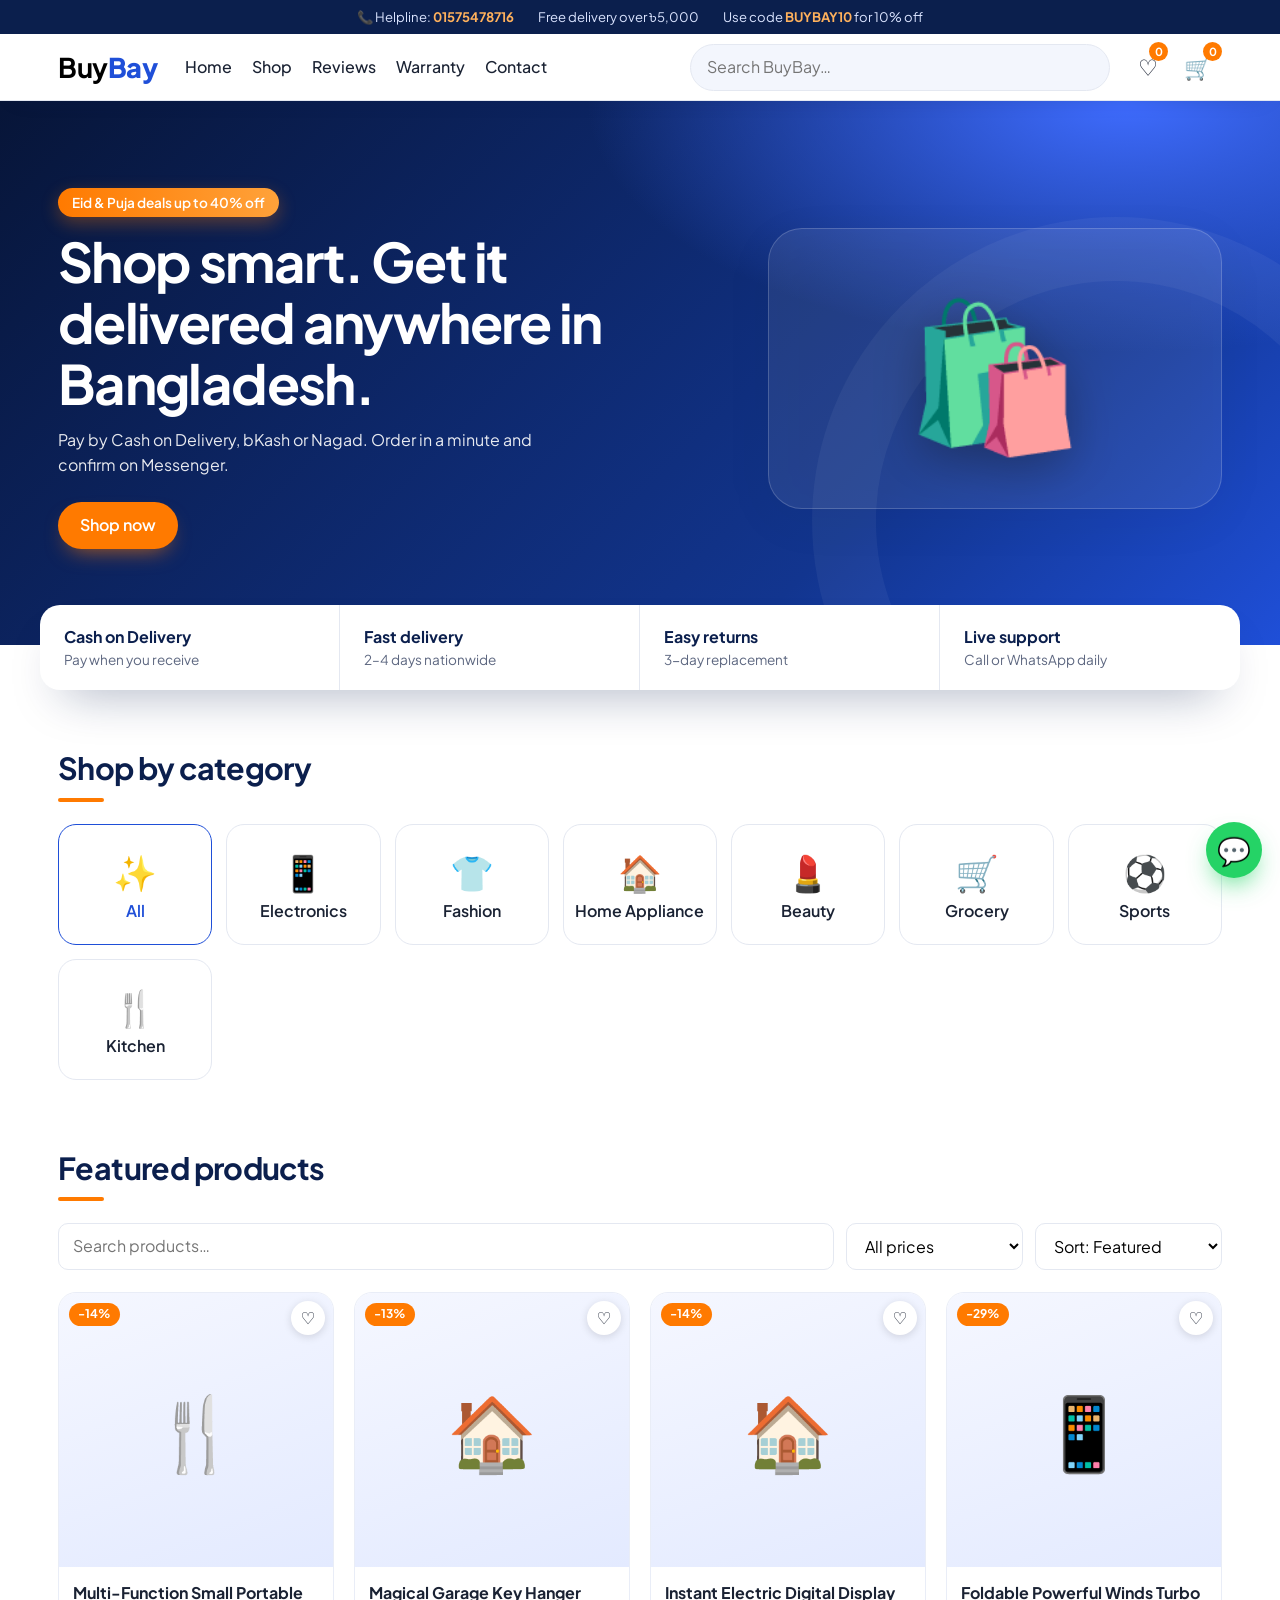
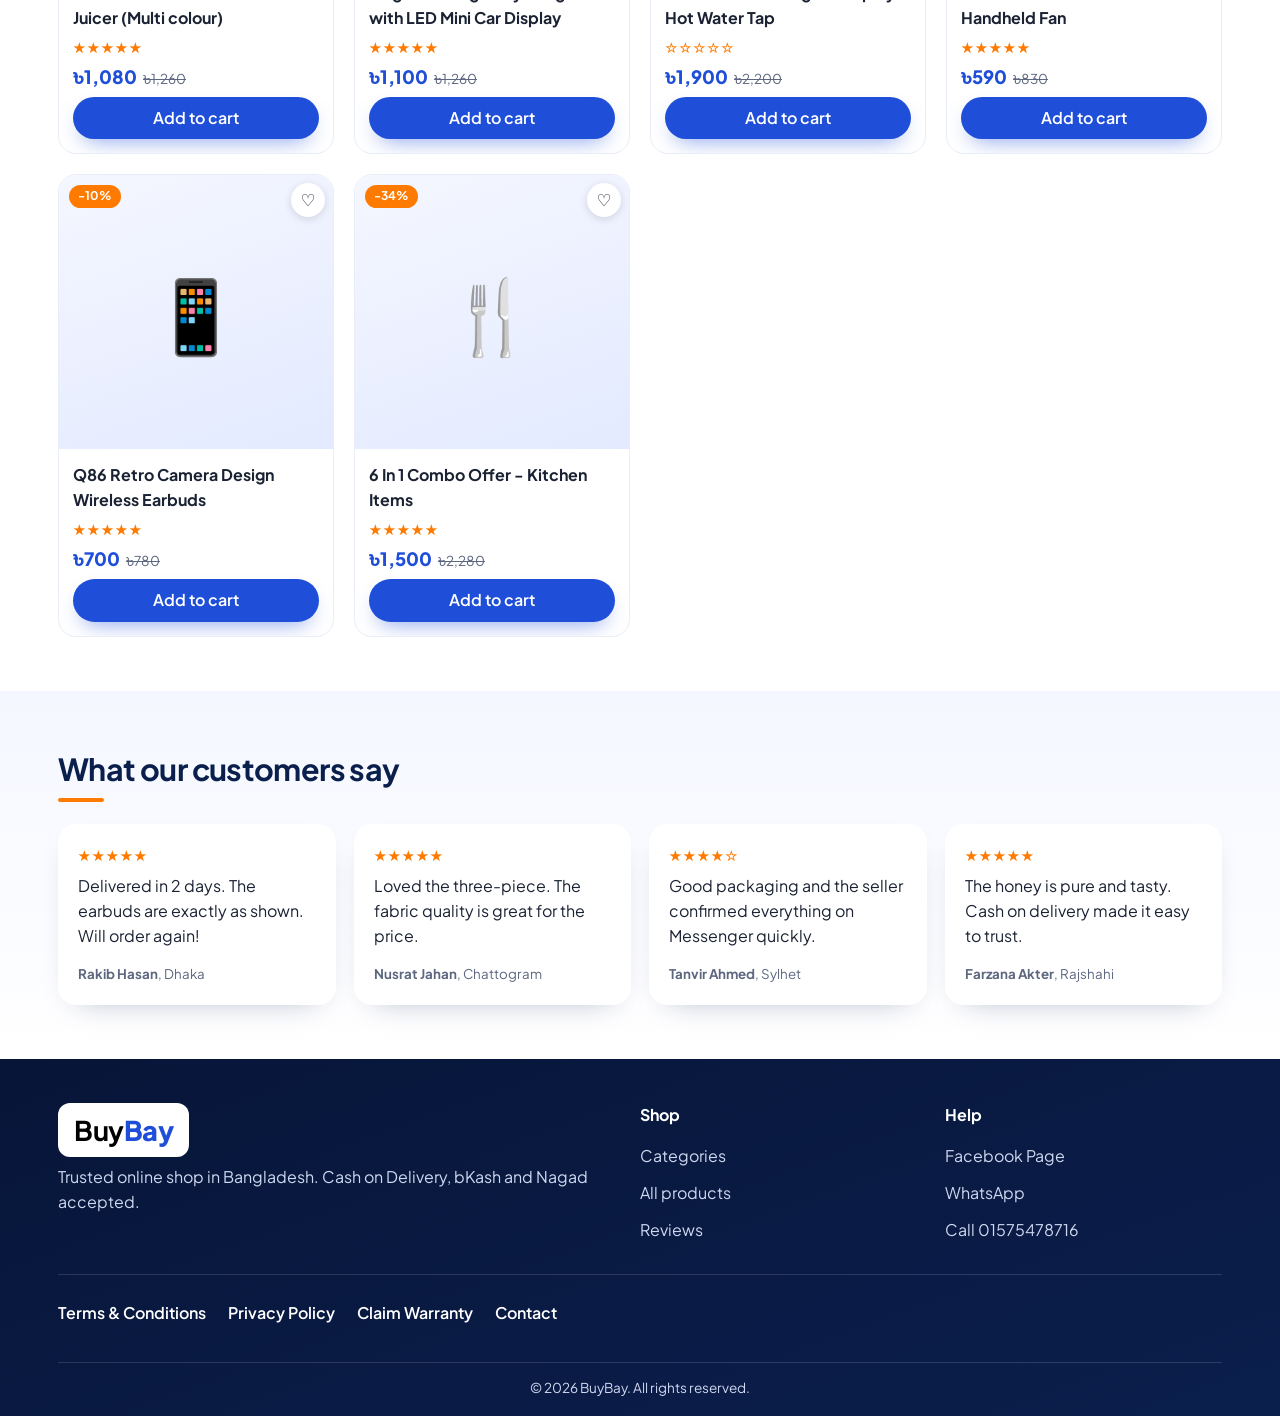
<file: index.html>
<!DOCTYPE html>
<html lang="en">
<head>
<meta charset="UTF-8">
<meta name="viewport" content="width=device-width, initial-scale=1">
<title>BuyBay – Online Shopping in Bangladesh</title>
  <link rel="icon" type="image/png" href="logo.png">
<meta name="description" content="Shop electronics, fashion, home & more at BuyBay. Cash on Delivery, bKash & Nagad across Bangladesh.">
<link rel="preconnect" href="https://fonts.googleapis.com">
<link href="https://fonts.googleapis.com/css2?family=Plus+Jakarta+Sans:wght@400;500;600;700;800&family=Hind+Siliguri:wght@400;500;600;700&display=swap" rel="stylesheet">
<link rel="stylesheet" href="style.css">
</head>
<body>
<main>
  <section class="hero">
    <div class="wrap">
      <div>
        <span class="tag">Eid & Puja deals up to 40% off</span>
        <h1>Shop smart. Get it delivered anywhere in Bangladesh.</h1>
        <p>Pay by Cash on Delivery, bKash or Nagad. Order in a minute and confirm on Messenger.</p>
        <a class="btn or" href="#products">Shop now</a>
      </div>
      <div class="art" aria-hidden="true">🛍️</div>
    </div>
  </section>

  <section class="trust"><div class="wrap">
    <div><b>Cash on Delivery</b><span>Pay when you receive</span></div>
    <div><b>Fast delivery</b><span>2–4 days nationwide</span></div>
    <div><b>Easy returns</b><span>3-day replacement</span></div>
    <div><b>Live support</b><span>Call or WhatsApp daily</span></div>
  </div></section>

  <section id="categories"><div class="wrap">
    <h2>Shop by category</h2>
    <div class="cats" id="cats"></div>
  </div></section>

  <section id="products" style="padding-top:10px"><div class="wrap">
    <h2>Featured products</h2>
    <div class="tools">
      <input id="q" type="search" placeholder="Search products…" aria-label="Search products">
      <select id="price" aria-label="Filter by price">
        <option value="a">All prices</option><option value="1">Under ৳1,000</option>
        <option value="2">৳1,000 – ৳2,500</option><option value="3">Over ৳2,500</option>
      </select>
      <select id="sort" aria-label="Sort products">
        <option value="def">Sort: Featured</option>
        <option value="lo">Price: Low to High</option>
        <option value="hi">Price: High to Low</option>
        <option value="rate">Top rated</option>
      </select>
    </div>
    <div class="grid" id="grid"></div>
  </div></section>

  <section class="revs" id="reviews"><div class="wrap">
    <h2>What our customers say</h2>
    <div class="rgrid" id="rgrid"></div>
  </div></section>
</main>
<script src="products.js"></script>
<script src="reviews.js"></script>
<script src="script.js"></script>
</body>
</html>
</file>
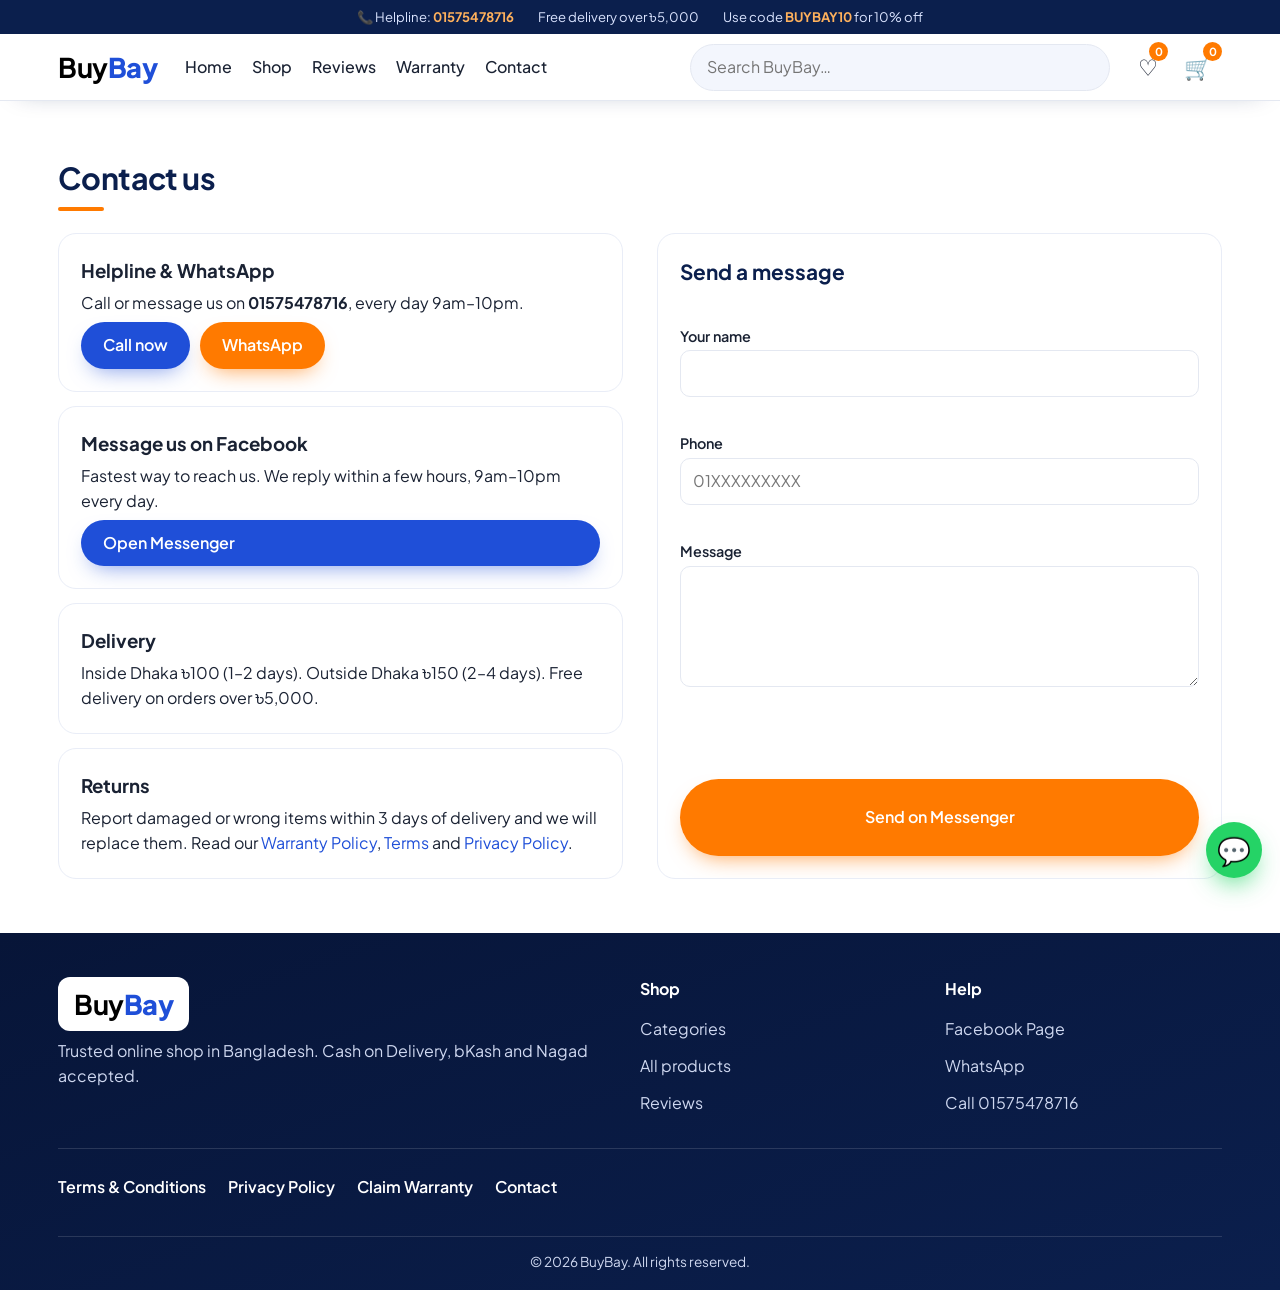
<file: contact.html>
<!DOCTYPE html>
<html lang="en">
<head>
<meta charset="UTF-8">
<meta name="viewport" content="width=device-width, initial-scale=1">
<title>Contact – BuyBay</title>
<link rel="icon" type="image/png" href="logo.png">
<link rel="preconnect" href="https://fonts.googleapis.com">
<link href="https://fonts.googleapis.com/css2?family=Plus+Jakarta+Sans:wght@400;500;600;700;800&family=Hind+Siliguri:wght@400;500;600;700&display=swap" rel="stylesheet">
<link rel="stylesheet" href="style.css">
</head>
<body>
<main><section><div class="wrap">
  <h2>Contact us</h2>
  <div class="ct">
    <div>
      <div class="card" style="margin-bottom:14px"><h3>Helpline & WhatsApp</h3>
        <p>Call or message us on <b data-hl></b>, every day 9am–10pm.</p>
        <div style="display:flex;gap:10px;flex-wrap:wrap"><a class="btn" data-tel href="#">Call now</a><a class="btn or" data-wa href="#" target="_blank" rel="noopener">WhatsApp</a></div></div>
      <div class="card"><h3>Message us on Facebook</h3>
        <p>Fastest way to reach us. We reply within a few hours, 9am–10pm every day.</p>
        <a class="btn" data-fb href="#" target="_blank" rel="noopener">Open Messenger</a></div>
      <div class="card" style="margin-top:14px"><h3>Delivery</h3>
        <p>Inside Dhaka ৳100 (1–2 days). Outside Dhaka ৳150 (2–4 days). Free delivery on orders over ৳5,000.</p></div>
      <div class="card" style="margin-top:14px"><h3>Returns</h3>
        <p>Report damaged or wrong items within 3 days of delivery and we will replace them. Read our <a href="warranty.html" style="color:var(--blue)">Warranty Policy</a>, <a href="terms.html" style="color:var(--blue)">Terms</a> and <a href="privacy.html" style="color:var(--blue)">Privacy Policy</a>.</p></div>
    </div>
    <div class="form card" id="cform">
      <h3>Send a message</h3>
      <div><label for="cn">Your name</label><input id="cn"></div>
      <div><label for="cp">Phone</label><input id="cp" inputmode="tel" placeholder="01XXXXXXXXX"></div>
      <div><label for="cm">Message</label><textarea id="cm" rows="4"></textarea></div>
      <p class="err" id="cerr"></p>
      <button class="btn or" id="csend" type="button">Send on Messenger</button>
    </div>
  </div>
</div></section></main>
<script src="products.js"></script>
<script src="reviews.js"></script>
<script src="script.js"></script>
</body>
</html>
</file>
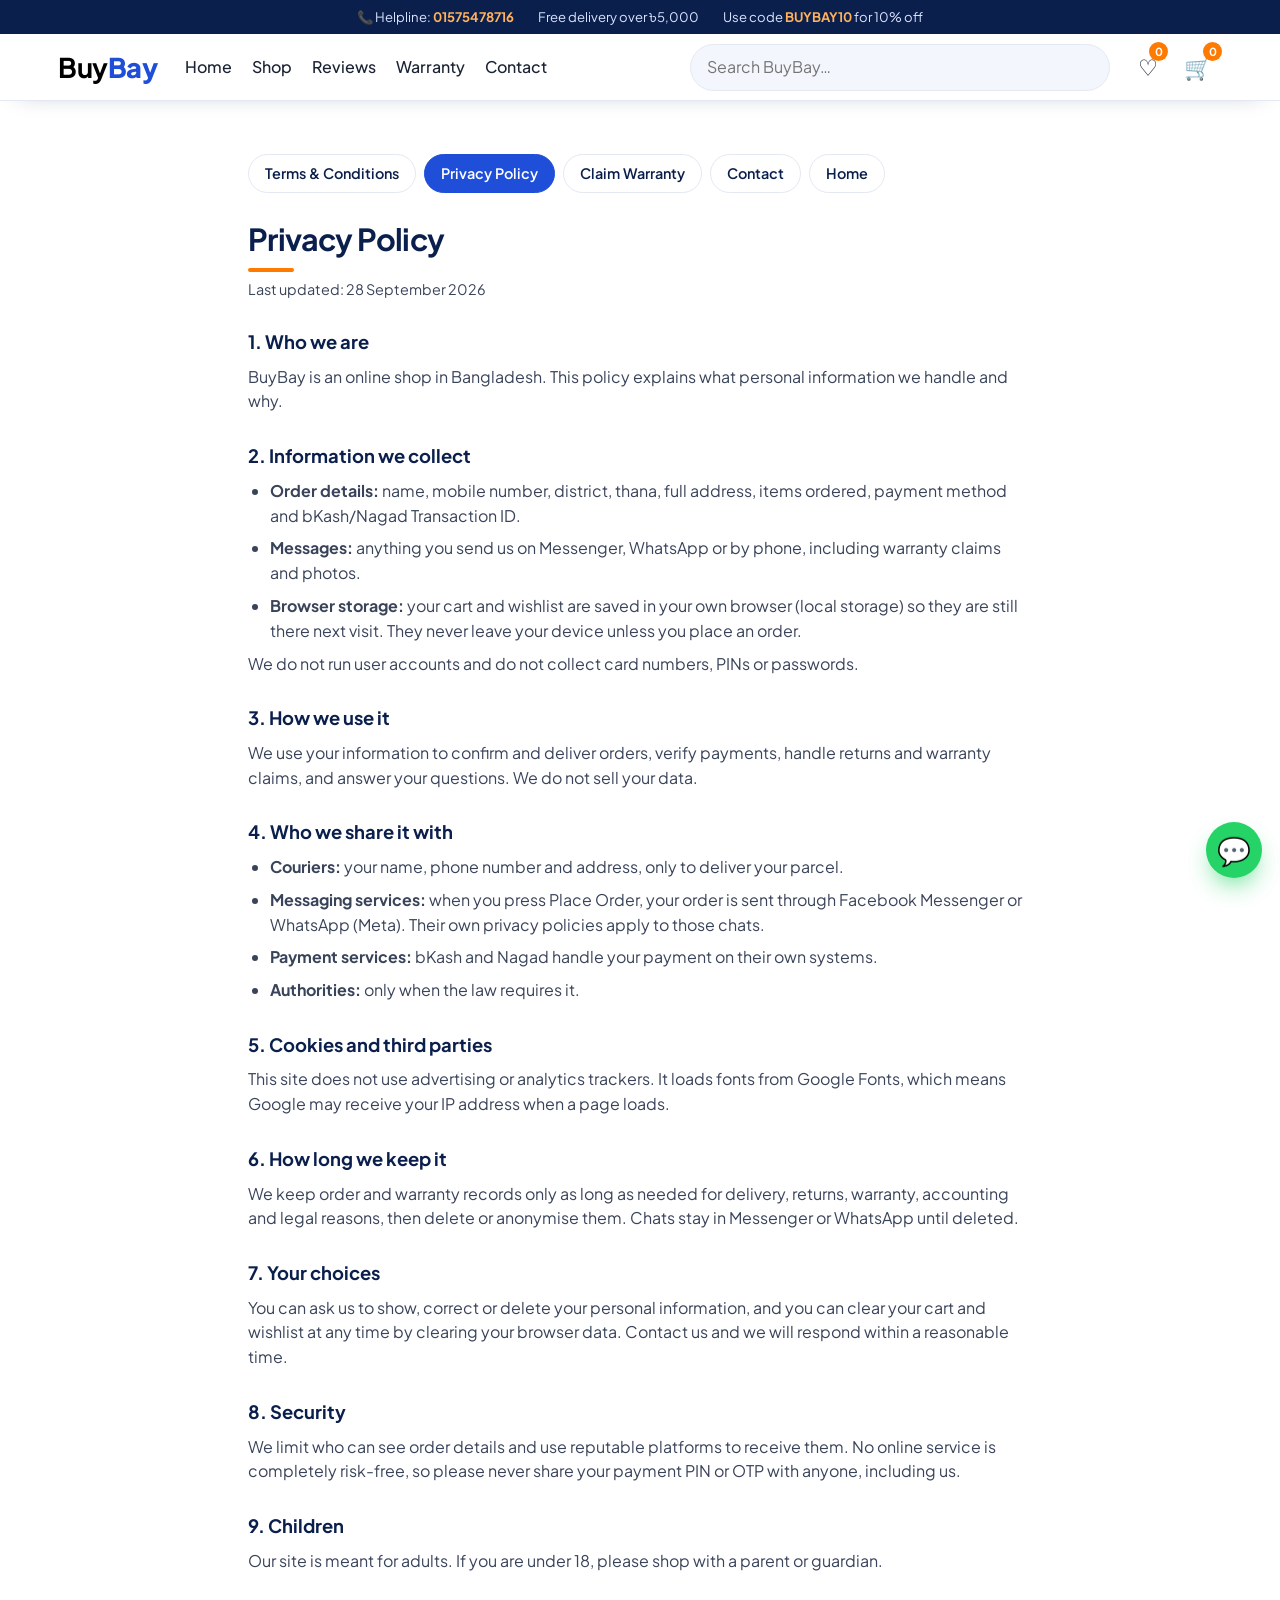
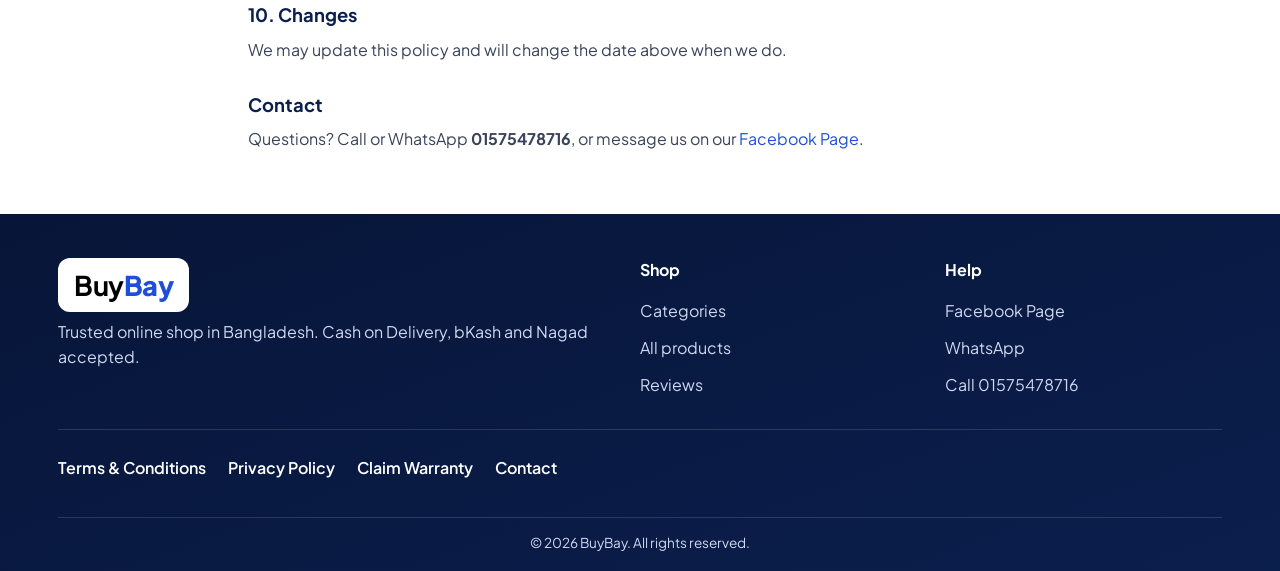
<file: privacy.html>
<!DOCTYPE html>
<html lang="en">
<head>
<meta charset="UTF-8">
<meta name="viewport" content="width=device-width, initial-scale=1">
<title>Privacy Policy – BuyBay</title>
<link rel="icon" type="image/png" href="logo.png">
<link rel="preconnect" href="https://fonts.googleapis.com">
<link href="https://fonts.googleapis.com/css2?family=Plus+Jakarta+Sans:wght@400;500;600;700;800&family=Hind+Siliguri:wght@400;500;600;700&display=swap" rel="stylesheet">
<link rel="stylesheet" href="style.css">
</head>
<body>
<main><section><div class="wrap doc">
<div class="pl"><a href="terms.html">Terms &amp; Conditions</a><a href="privacy.html" class=on>Privacy Policy</a><a href="warranty.html">Claim Warranty</a><a href="contact.html">Contact</a><a href="index.html">Home</a></div>
<h2>Privacy Policy</h2>
<p class="upd">Last updated: 28 September 2026</p>
<h3>1. Who we are</h3>
<p>BuyBay is an online shop in Bangladesh. This policy explains what personal information we handle and why.</p>
<h3>2. Information we collect</h3>
<ul><li><b>Order details:</b> name, mobile number, district, thana, full address, items ordered, payment method and bKash/Nagad Transaction ID.</li><li><b>Messages:</b> anything you send us on Messenger, WhatsApp or by phone, including warranty claims and photos.</li><li><b>Browser storage:</b> your cart and wishlist are saved in your own browser (local storage) so they are still there next visit. They never leave your device unless you place an order.</li></ul><p>We do not run user accounts and do not collect card numbers, PINs or passwords.</p>
<h3>3. How we use it</h3>
<p>We use your information to confirm and deliver orders, verify payments, handle returns and warranty claims, and answer your questions. We do not sell your data.</p>
<h3>4. Who we share it with</h3>
<ul><li><b>Couriers:</b> your name, phone number and address, only to deliver your parcel.</li><li><b>Messaging services:</b> when you press Place Order, your order is sent through Facebook Messenger or WhatsApp (Meta). Their own privacy policies apply to those chats.</li><li><b>Payment services:</b> bKash and Nagad handle your payment on their own systems.</li><li><b>Authorities:</b> only when the law requires it.</li></ul>
<h3>5. Cookies and third parties</h3>
<p>This site does not use advertising or analytics trackers. It loads fonts from Google Fonts, which means Google may receive your IP address when a page loads.</p>
<h3>6. How long we keep it</h3>
<p>We keep order and warranty records only as long as needed for delivery, returns, warranty, accounting and legal reasons, then delete or anonymise them. Chats stay in Messenger or WhatsApp until deleted.</p>
<h3>7. Your choices</h3>
<p>You can ask us to show, correct or delete your personal information, and you can clear your cart and wishlist at any time by clearing your browser data. Contact us and we will respond within a reasonable time.</p>
<h3>8. Security</h3>
<p>We limit who can see order details and use reputable platforms to receive them. No online service is completely risk-free, so please never share your payment PIN or OTP with anyone, including us.</p>
<h3>9. Children</h3>
<p>Our site is meant for adults. If you are under 18, please shop with a parent or guardian.</p>
<h3>10. Changes</h3>
<p>We may update this policy and will change the date above when we do.</p><h3>Contact</h3><p>Questions? Call or WhatsApp <b data-hl></b>, or message us on our <a data-fb href="#" target="_blank" rel="noopener" style="color:var(--blue)">Facebook Page</a>.</p>
</div></section></main>
<script src="products.js"></script>
<script src="script.js"></script>
</body>
</html>
</file>
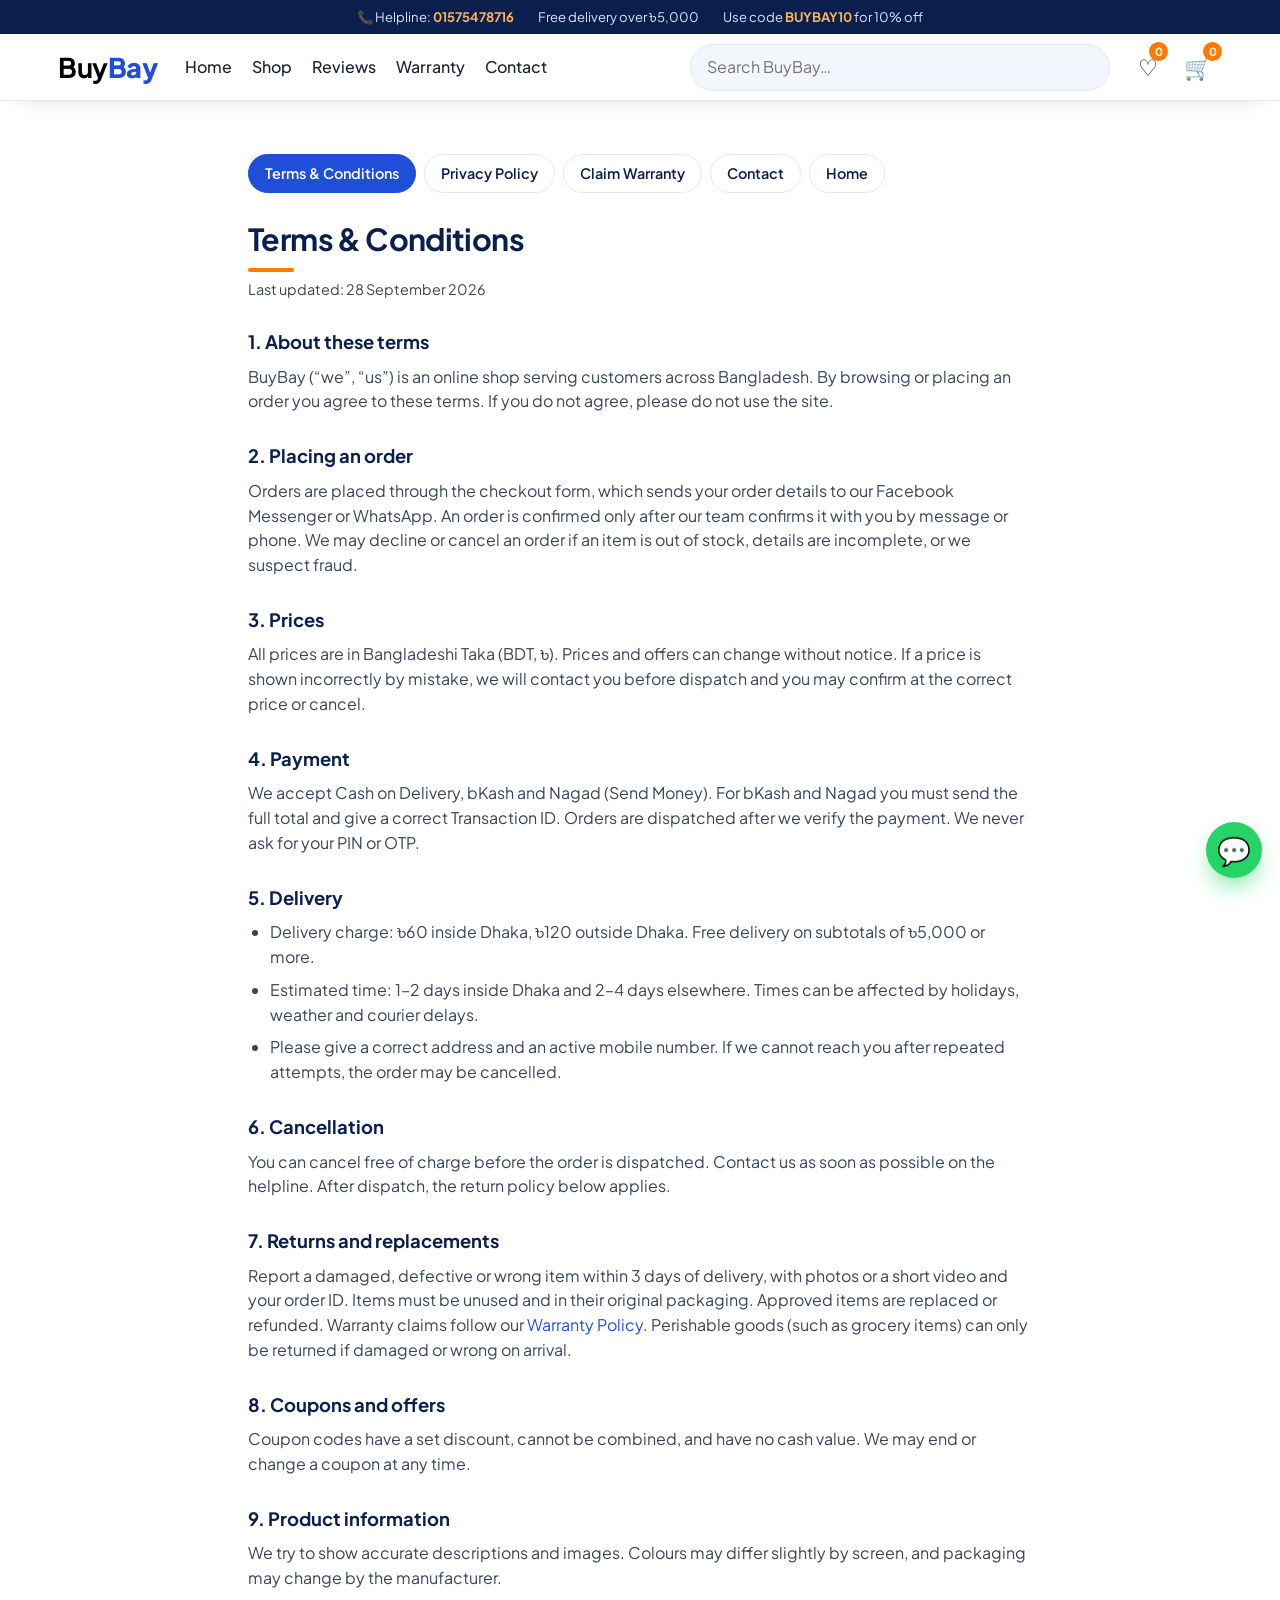
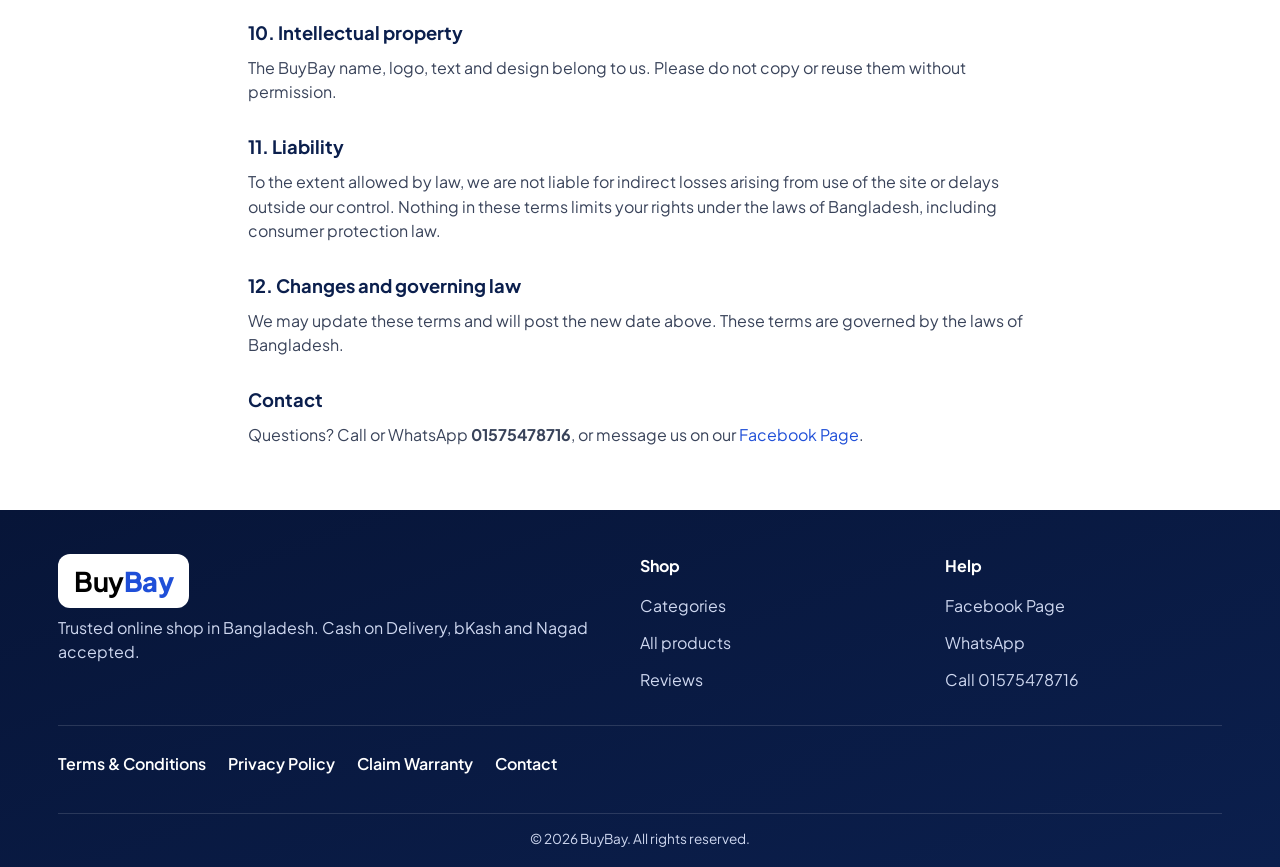
<file: terms.html>
<!DOCTYPE html>
<html lang="en">
<head>
<meta charset="UTF-8">
<meta name="viewport" content="width=device-width, initial-scale=1">
<title>Terms &amp; Conditions – BuyBay</title>
<link rel="icon" type="image/png" href="logo.png">
<link rel="preconnect" href="https://fonts.googleapis.com">
<link href="https://fonts.googleapis.com/css2?family=Plus+Jakarta+Sans:wght@400;500;600;700;800&family=Hind+Siliguri:wght@400;500;600;700&display=swap" rel="stylesheet">
<link rel="stylesheet" href="style.css">
</head>
<body>
<main><section><div class="wrap doc">
<div class="pl"><a href="terms.html" class=on>Terms &amp; Conditions</a><a href="privacy.html">Privacy Policy</a><a href="warranty.html">Claim Warranty</a><a href="contact.html">Contact</a><a href="index.html">Home</a></div>
<h2>Terms &amp; Conditions</h2>
<p class="upd">Last updated: 28 September 2026</p>
<h3>1. About these terms</h3>
<p>BuyBay (&ldquo;we&rdquo;, &ldquo;us&rdquo;) is an online shop serving customers across Bangladesh. By browsing or placing an order you agree to these terms. If you do not agree, please do not use the site.</p>
<h3>2. Placing an order</h3>
<p>Orders are placed through the checkout form, which sends your order details to our Facebook Messenger or WhatsApp. An order is confirmed only after our team confirms it with you by message or phone. We may decline or cancel an order if an item is out of stock, details are incomplete, or we suspect fraud.</p>
<h3>3. Prices</h3>
<p>All prices are in Bangladeshi Taka (BDT, ৳). Prices and offers can change without notice. If a price is shown incorrectly by mistake, we will contact you before dispatch and you may confirm at the correct price or cancel.</p>
<h3>4. Payment</h3>
<p>We accept Cash on Delivery, bKash and Nagad (Send Money). For bKash and Nagad you must send the full total and give a correct Transaction ID. Orders are dispatched after we verify the payment. We never ask for your PIN or OTP.</p>
<h3>5. Delivery</h3>
<ul><li>Delivery charge: ৳60 inside Dhaka, ৳120 outside Dhaka. Free delivery on subtotals of ৳5,000 or more.</li><li>Estimated time: 1–2 days inside Dhaka and 2–4 days elsewhere. Times can be affected by holidays, weather and courier delays.</li><li>Please give a correct address and an active mobile number. If we cannot reach you after repeated attempts, the order may be cancelled.</li></ul>
<h3>6. Cancellation</h3>
<p>You can cancel free of charge before the order is dispatched. Contact us as soon as possible on the helpline. After dispatch, the return policy below applies.</p>
<h3>7. Returns and replacements</h3>
<p>Report a damaged, defective or wrong item within 3 days of delivery, with photos or a short video and your order ID. Items must be unused and in their original packaging. Approved items are replaced or refunded. Warranty claims follow our <a href="warranty.html" style="color:var(--blue)">Warranty Policy</a>. Perishable goods (such as grocery items) can only be returned if damaged or wrong on arrival.</p>
<h3>8. Coupons and offers</h3>
<p>Coupon codes have a set discount, cannot be combined, and have no cash value. We may end or change a coupon at any time.</p>
<h3>9. Product information</h3>
<p>We try to show accurate descriptions and images. Colours may differ slightly by screen, and packaging may change by the manufacturer.</p>
<h3>10. Intellectual property</h3>
<p>The BuyBay name, logo, text and design belong to us. Please do not copy or reuse them without permission.</p>
<h3>11. Liability</h3>
<p>To the extent allowed by law, we are not liable for indirect losses arising from use of the site or delays outside our control. Nothing in these terms limits your rights under the laws of Bangladesh, including consumer protection law.</p>
<h3>12. Changes and governing law</h3>
<p>We may update these terms and will post the new date above. These terms are governed by the laws of Bangladesh.</p><h3>Contact</h3><p>Questions? Call or WhatsApp <b data-hl></b>, or message us on our <a data-fb href="#" target="_blank" rel="noopener" style="color:var(--blue)">Facebook Page</a>.</p>
</div></section></main>
<script src="products.js"></script>
<script src="script.js"></script>
</body>
</html>
</file>
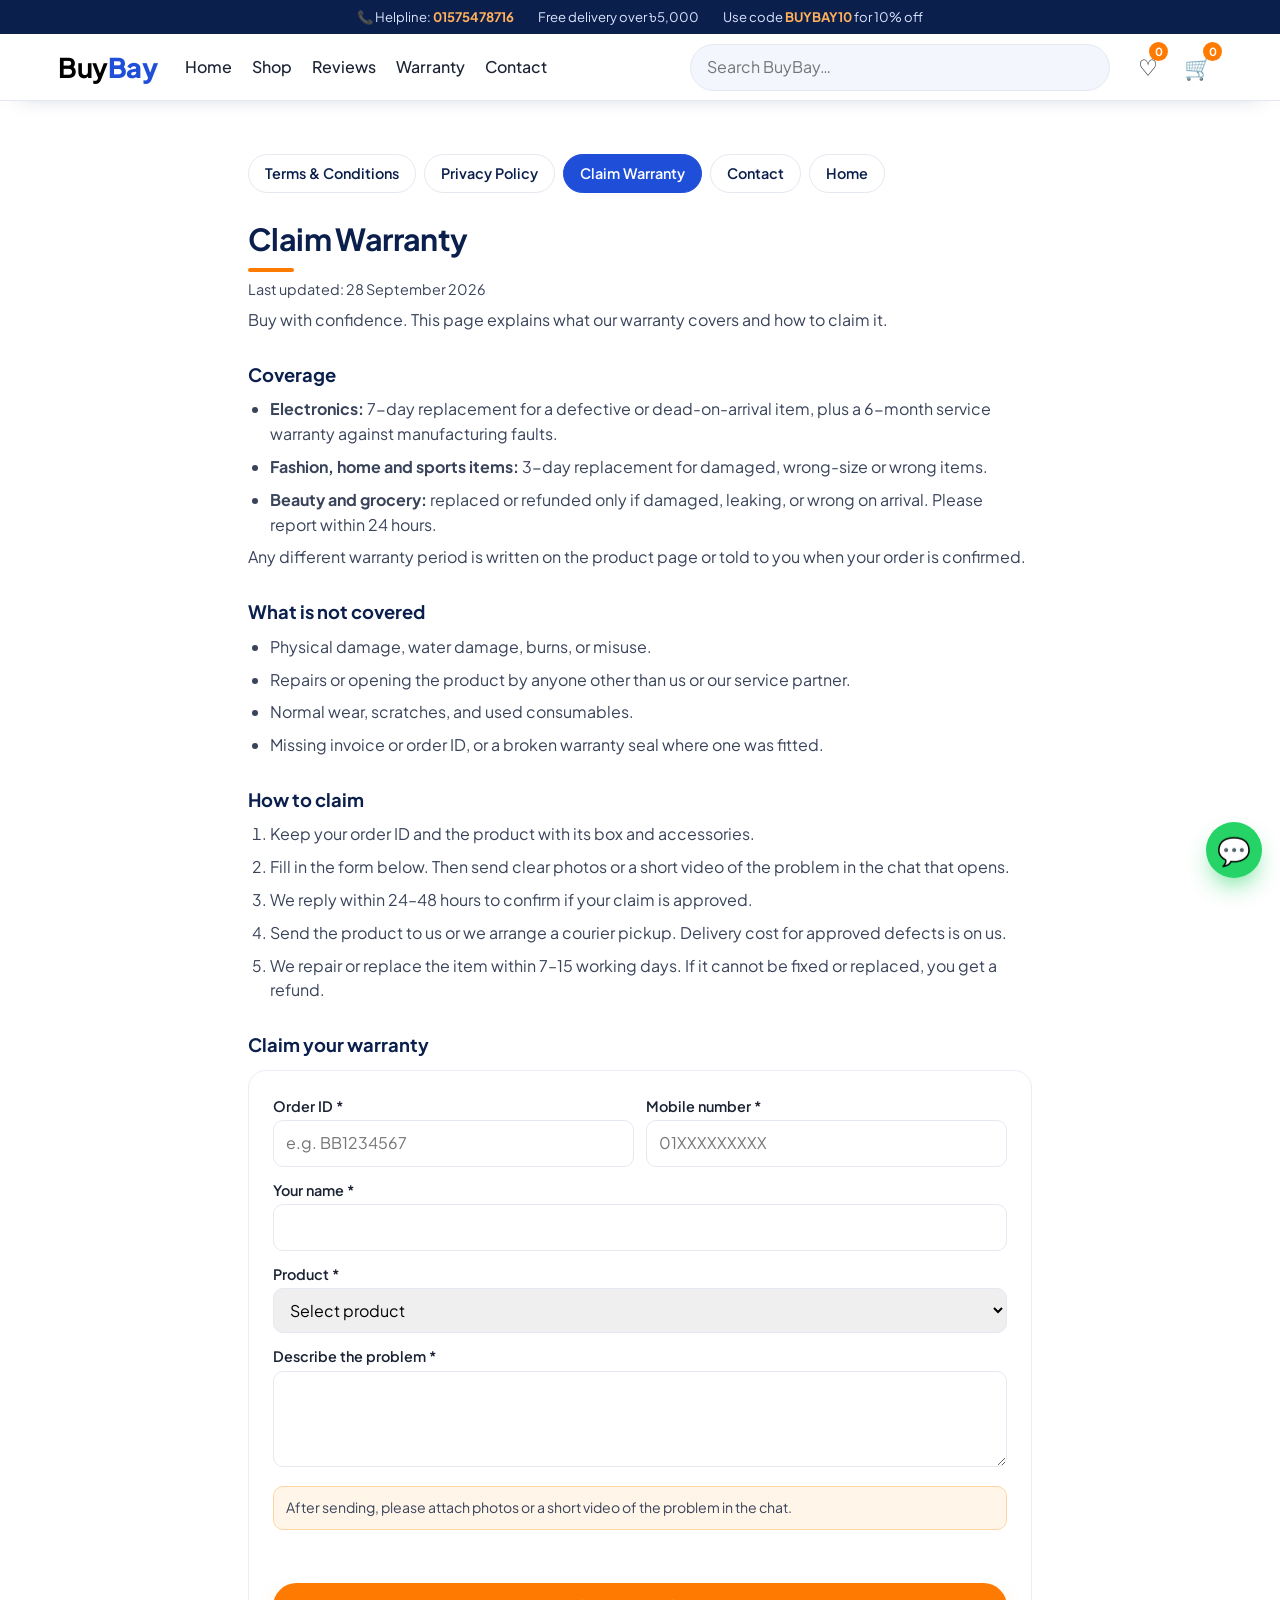
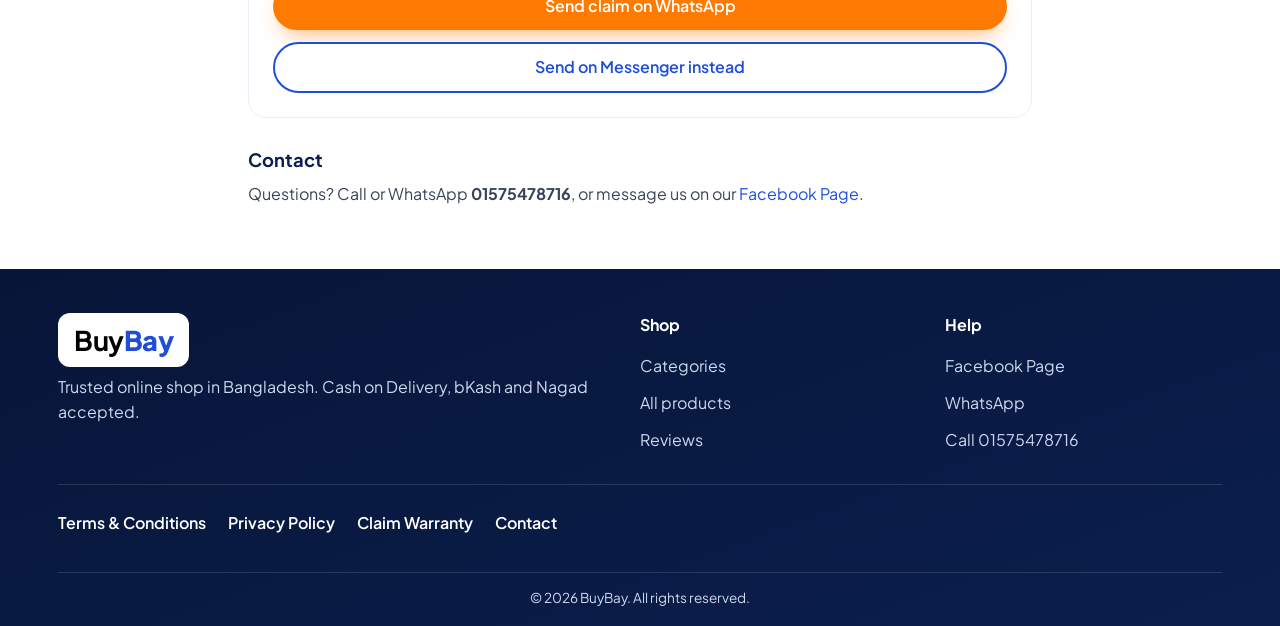
<file: warranty.html>
<!DOCTYPE html>
<html lang="en">
<head>
<meta charset="UTF-8">
<meta name="viewport" content="width=device-width, initial-scale=1">
<title>Claim Warranty – BuyBay</title>
  <link rel="icon" type="image/png" href="logo.png">
<link rel="preconnect" href="https://fonts.googleapis.com">
<link href="https://fonts.googleapis.com/css2?family=Plus+Jakarta+Sans:wght@400;500;600;700;800&family=Hind+Siliguri:wght@400;500;600;700&display=swap" rel="stylesheet">
<link rel="stylesheet" href="style.css">
</head>
<body>
<main><section><div class="wrap doc">
<div class="pl"><a href="terms.html">Terms &amp; Conditions</a><a href="privacy.html">Privacy Policy</a><a href="warranty.html" class=on>Claim Warranty</a><a href="contact.html">Contact</a><a href="index.html">Home</a></div>
<h2>Claim Warranty</h2>
<p class="upd">Last updated: 28 September 2026</p>
<p>Buy with confidence. This page explains what our warranty covers and how to claim it.</p>
<h3>Coverage</h3>
<ul><li><b>Electronics:</b> 7-day replacement for a defective or dead-on-arrival item, plus a 6-month service warranty against manufacturing faults.</li><li><b>Fashion, home and sports items:</b> 3-day replacement for damaged, wrong-size or wrong items.</li><li><b>Beauty and grocery:</b> replaced or refunded only if damaged, leaking, or wrong on arrival. Please report within 24 hours.</li></ul><p>Any different warranty period is written on the product page or told to you when your order is confirmed.</p>
<h3>What is not covered</h3>
<ul><li>Physical damage, water damage, burns, or misuse.</li><li>Repairs or opening the product by anyone other than us or our service partner.</li><li>Normal wear, scratches, and used consumables.</li><li>Missing invoice or order ID, or a broken warranty seal where one was fitted.</li></ul>
<h3>How to claim</h3>
<ol><li>Keep your order ID and the product with its box and accessories.</li><li>Fill in the form below. Then send clear photos or a short video of the problem in the chat that opens.</li><li>We reply within 24–48 hours to confirm if your claim is approved.</li><li>Send the product to us or we arrange a courier pickup. Delivery cost for approved defects is on us.</li><li>We repair or replace the item within 7–15 working days. If it cannot be fixed or replaced, you get a refund.</li></ol>
<h3>Claim your warranty</h3>
<div class="form card" id="wform">
<div class="two"><div><label for="wo">Order ID *</label><input id="wo" placeholder="e.g. BB1234567"></div><div><label for="wp">Mobile number *</label><input id="wp" inputmode="tel" placeholder="01XXXXXXXXX"></div></div>
<div><label for="wn">Your name *</label><input id="wn" autocomplete="name"></div>
<div><label for="wpr">Product *</label><select id="wpr"></select></div>
<div><label for="wi">Describe the problem *</label><textarea id="wi" rows="3"></textarea></div>
<p class="note">After sending, please attach photos or a short video of the problem in the chat.</p>
<p class="err" id="werr"></p>
<button class="btn or full" id="wsend" type="button">Send claim on WhatsApp</button>
<button class="btn ghost full" id="wwa" type="button">Send on Messenger instead</button>
</div>
<h3>Contact</h3><p>Questions? Call or WhatsApp <b data-hl></b>, or message us on our <a data-fb href="#" target="_blank" rel="noopener" style="color:var(--blue)">Facebook Page</a>.</p>
</div></section></main>
<script src="products.js"></script>
<script src="script.js"></script>
</body>
</html>
</file>
<file: style.css>
:root{--blue:#1f4fd8;--blue-d:#173ba8;--navy:#0b1f4d;--orange:#ff7a00;--ink:#1a2233;--mute:#5d6780;--line:#e4e8f1;--soft:#f3f6fd;--r:12px}
*{box-sizing:border-box;margin:0;padding:0}
html{scroll-behavior:smooth;scroll-padding-top:80px}
body{font-family:'Hind Siliguri','Segoe UI',system-ui,sans-serif;background:#fff;color:var(--ink);line-height:1.55}
img{max-width:100%}button,input,select,textarea{font:inherit}
button{cursor:pointer;border:0;background:none;color:inherit}
a{color:inherit;text-decoration:none}
:focus-visible{outline:3px solid var(--orange);outline-offset:2px}
.wrap{max-width:1200px;margin:auto;padding:0 18px}
.logo{font-size:1.7rem;font-weight:800;letter-spacing:-.5px}.logo b{color:#000}.logo i{color:var(--blue);font-style:normal}
.btn{display:inline-block;background:var(--blue);color:#fff;padding:11px 22px;border-radius:999px;font-weight:600;transition:background .2s}
.btn:hover{background:var(--blue-d)}.btn.or{background:var(--orange)}.btn.or:hover{background:#e56d00}
.btn.ghost{background:#fff;color:var(--blue);border:2px solid var(--blue)}
.btn.full{width:100%;text-align:center}.btn:disabled{background:#b8c0d4;cursor:not-allowed}
/* header */
header{position:sticky;top:0;z-index:50;background:#fff;border-bottom:1px solid var(--line)}
.nav{display:flex;align-items:center;gap:18px;height:66px}
.nav nav{display:flex;gap:20px;font-weight:500;margin-left:10px}
.nav nav a:hover{color:var(--blue)}
.search{flex:1;max-width:420px;margin-left:auto}
.search input{width:100%;padding:10px 16px;border:1.5px solid var(--line);border-radius:999px;background:var(--soft)}
.search input:focus{border-color:var(--blue);outline:0;background:#fff}
.icons{display:flex;gap:6px}
.ib{position:relative;font-size:1.4rem;padding:6px 10px;border-radius:10px}.ib:hover{background:var(--soft)}
.cnt{position:absolute;top:-2px;right:0;background:var(--orange);color:#fff;font-size:.7rem;font-weight:700;min-width:19px;height:19px;border-radius:99px;display:grid;place-items:center}
.menu{display:none;font-size:1.5rem}
/* hero */
.hero{background:linear-gradient(120deg,var(--navy),var(--blue));color:#fff;padding:64px 0}
.hero .wrap{display:grid;grid-template-columns:1.2fr .8fr;gap:30px;align-items:center}
.hero h1{font-size:clamp(2rem,5vw,3.4rem);line-height:1.12;margin-bottom:14px}
.hero p{opacity:.9;max-width:480px;margin-bottom:24px}
.hero .tag{display:inline-block;background:var(--orange);padding:4px 14px;border-radius:99px;font-weight:600;font-size:.85rem;margin-bottom:14px}
.hero .art{font-size:9rem;text-align:center;filter:drop-shadow(0 12px 24px #0006)}
section{padding:54px 0}
h2{font-size:1.7rem;color:var(--navy);margin-bottom:22px}
h2::after{content:"";display:block;width:46px;height:4px;background:var(--orange);border-radius:4px;margin-top:6px}
/* categories */
.cats{display:grid;grid-template-columns:repeat(auto-fit,minmax(140px,1fr));gap:14px}
.cat{background:var(--soft);border:2px solid transparent;border-radius:var(--r);padding:20px 10px;text-align:center;font-weight:600;transition:.2s}
.cat span{display:block;font-size:2.2rem}.cat:hover,.cat.on{border-color:var(--blue);background:#fff;color:var(--blue)}
/* products */
.tools{display:flex;gap:12px;flex-wrap:wrap;margin-bottom:22px}
.tools select,.tools input{padding:10px 14px;border:1.5px solid var(--line);border-radius:10px;background:#fff}
.tools input{flex:1;min-width:180px}
.grid{display:grid;grid-template-columns:repeat(auto-fill,minmax(230px,1fr));gap:20px}
.card{border:1px solid var(--line);border-radius:var(--r);overflow:hidden;background:#fff;position:relative;display:flex;flex-direction:column;transition:box-shadow .2s}
.card:hover{box-shadow:0 8px 24px #1f4fd826}
.pic{height:170px;background:var(--soft);display:grid;place-items:center;font-size:4.5rem;cursor:pointer;overflow:hidden}
.pic img{width:100%;height:100%;object-fit:cover}
.off{position:absolute;top:10px;left:10px;background:var(--orange);color:#fff;font-size:.75rem;font-weight:700;padding:2px 9px;border-radius:99px}
.heart{position:absolute;top:8px;right:8px;background:#fff;width:34px;height:34px;border-radius:50%;box-shadow:0 2px 8px #0002;font-size:1.05rem}
.heart.on{color:#e0245e}
.info{padding:14px;display:flex;flex-direction:column;gap:5px;flex:1}
.info h3{font-size:1rem;cursor:pointer}.info h3:hover{color:var(--blue)}
.stars{color:var(--orange);letter-spacing:1px;font-size:.9rem}
.price{font-weight:800;font-size:1.15rem;color:var(--blue)}.price s{color:var(--mute);font-weight:400;font-size:.85rem;margin-left:6px}
.info .btn{margin-top:auto;padding:9px;text-align:center}
.empty{grid-column:1/-1;text-align:center;color:var(--mute);padding:40px}
/* reviews */
.revs{background:var(--soft)}
.rgrid{display:grid;grid-template-columns:repeat(auto-fit,minmax(240px,1fr));gap:18px}
.rev{background:#fff;padding:20px;border-radius:var(--r);border-left:4px solid var(--orange)}
.rev p{margin:8px 0 12px}.rev small{color:var(--mute)}
/* footer */
footer{background:var(--navy);color:#cfd8f0;padding:44px 0 18px}
.fgrid{display:grid;grid-template-columns:2fr 1fr 1fr;gap:28px}
footer h4{color:#fff;margin-bottom:10px}footer a{display:block;padding:2px 0}footer a:hover{color:var(--orange)}
footer .logo b{color:#fff}footer .logo i{color:#6d93ff}
.copy{border-top:1px solid #ffffff22;margin-top:28px;padding-top:14px;text-align:center;font-size:.85rem}
/* drawer & modal */
.ov{position:fixed;inset:0;background:#0b1f4d99;z-index:90;display:none}.ov.open{display:block}
.drawer{position:fixed;top:0;right:0;height:100%;width:min(420px,100%);background:#fff;z-index:100;transform:translateX(100%);transition:transform .25s;display:flex;flex-direction:column}
.drawer.open{transform:none}
.dh{display:flex;justify-content:space-between;align-items:center;padding:16px 18px;border-bottom:1px solid var(--line);font-weight:700;font-size:1.15rem;color:var(--navy)}
.db{flex:1;overflow:auto;padding:14px 18px}
.df{padding:16px 18px;border-top:1px solid var(--line)}
.row{display:flex;gap:12px;align-items:center;padding:10px 0;border-bottom:1px solid var(--line)}
.row .t{width:54px;height:54px;background:var(--soft);border-radius:10px;display:grid;place-items:center;font-size:1.9rem;overflow:hidden;flex:none}
.row .t img{width:100%;height:100%;object-fit:cover}
.row .n{flex:1;font-size:.92rem}.row .n b{display:block}
.qty{display:inline-flex;align-items:center;border:1.5px solid var(--line);border-radius:8px}
.qty button{width:30px;height:30px;font-size:1.1rem}.qty span{min-width:26px;text-align:center}
.x{color:var(--mute);font-size:1.2rem}.x:hover{color:#d00}
.sum{display:flex;justify-content:space-between;padding:3px 0}.sum.tot{font-weight:800;font-size:1.15rem;color:var(--navy)}
.modal{position:fixed;inset:0;z-index:110;display:none;place-items:center;padding:14px}.modal.open{display:grid}
.mb{background:#fff;border-radius:16px;max-width:760px;width:100%;max-height:92vh;overflow:auto;position:relative}
.mb .close{position:absolute;top:10px;right:14px;font-size:1.6rem;z-index:2}
.pd{display:grid;grid-template-columns:1fr 1fr}.pd .pic{height:100%;min-height:280px;font-size:7rem;cursor:default}
.pd .info{padding:26px;gap:10px}
.form{padding:24px;display:grid;gap:12px}
.form h3{color:var(--navy);font-size:1.3rem}
.form label{font-weight:600;font-size:.9rem;display:block;margin-bottom:3px}
.form input,.form select,.form textarea{width:100%;padding:10px 12px;border:1.5px solid var(--line);border-radius:10px}
.form input:focus,.form select:focus,.form textarea:focus{border-color:var(--blue);outline:0}
.two{display:grid;grid-template-columns:1fr 1fr;gap:12px}
.pay{display:grid;grid-template-columns:repeat(3,1fr);gap:8px}
.pay label{border:1.5px solid var(--line);border-radius:10px;padding:10px 6px;text-align:center;cursor:pointer;margin:0;font-weight:600}
.pay input{display:none}.pay label:has(input:checked){border-color:var(--blue);background:var(--soft);color:var(--blue)}
.note{background:#fff5e8;border:1px solid #ffd6a3;padding:10px 12px;border-radius:10px;font-size:.88rem}
.err{color:#d00;font-size:.85rem;min-height:1em}
.toast{position:fixed;left:50%;bottom:24px;transform:translateX(-50%);background:var(--navy);color:#fff;padding:11px 22px;border-radius:99px;z-index:200;opacity:0;pointer-events:none;transition:.3s}
.toast.show{opacity:1}
.ct{display:grid;grid-template-columns:1fr 1fr;gap:34px}.ct .card{padding:22px;gap:6px}
@media(max-width:820px){
 .nav nav{display:none;position:absolute;top:66px;left:0;right:0;background:#fff;flex-direction:column;padding:14px 18px;border-bottom:1px solid var(--line);margin:0}
 .nav nav.open{display:flex}.menu{display:block}
 .hero .wrap,.pd,.ct,.fgrid{grid-template-columns:1fr}.hero .art{font-size:6rem}.pd .pic{min-height:200px}
 .search{max-width:none}.logo{font-size:1.4rem}
}
@media(max-width:480px){.two{grid-template-columns:1fr}.grid{grid-template-columns:repeat(2,1fr);gap:12px}.pic{height:130px}}
@media(prefers-reduced-motion:reduce){*{transition:none!important;scroll-behavior:auto!important}}

/* ===== Premium layer ===== */
body{font-family:'Plus Jakarta Sans','Hind Siliguri',system-ui,sans-serif}
.top{background:var(--navy);color:#dbe4ff;font-size:.82rem;text-align:center;padding:7px 12px}
.top a{color:#ffb15c;font-weight:700}.top span{margin:0 12px}
header{background:#ffffffee;backdrop-filter:blur(12px);border-bottom:0;box-shadow:0 1px 0 var(--line),0 10px 26px -20px #0b1f4d66}
.hero{position:relative;overflow:hidden;padding:88px 0 96px;background:radial-gradient(900px 420px at 88% 0,#3f6cff 0,transparent 60%),linear-gradient(135deg,#071538,#12358f 70%,var(--blue))}
.hero::after{content:"";position:absolute;right:-140px;bottom:-180px;width:480px;height:480px;border-radius:50%;border:64px solid #ffffff0c}
.hero .wrap{position:relative;z-index:1}.hero h1{letter-spacing:-.03em}
.hero .tag{background:linear-gradient(90deg,var(--orange),#ffa23a);box-shadow:0 6px 18px #ff7a0055}
.hero .art{background:#ffffff14;border:1px solid #ffffff2e;border-radius:34px;padding:28px}
.btn{box-shadow:0 10px 22px -10px #1f4fd899}.btn.or{box-shadow:0 10px 22px -10px #ff7a00bb}.btn.ghost,.btn:disabled{box-shadow:none}
.trust{padding:0;margin-top:-40px;position:relative;z-index:2}
.trust .wrap{display:grid;grid-template-columns:repeat(4,1fr);background:#fff;border-radius:20px;box-shadow:0 24px 50px -24px #0b1f4d66;padding:0;width:calc(100% - 36px)}
.trust .wrap>div{padding:20px 24px;border-right:1px solid var(--line);display:flex;flex-direction:column}
.trust .wrap>div:last-child{border:0}.trust b{color:var(--navy)}.trust span{font-size:.85rem;color:var(--mute)}
h2{letter-spacing:-.02em;font-size:1.9rem}
.card{border-radius:18px;border-color:#e9edf7;transition:box-shadow .25s,transform .25s}
.card:hover{box-shadow:0 20px 40px -20px #1f4fd866;transform:translateY(-3px)}
.pic{background:linear-gradient(160deg,#f5f7ff,#e3eaff)}
.cat{border-radius:18px;background:#fff;border:1.5px solid var(--line)}
.revs{background:linear-gradient(#f4f7ff,#fff)}.rev{border-radius:18px;border-left:0;box-shadow:0 12px 30px -20px #0b1f4d66}
footer{background:linear-gradient(160deg,#071538,var(--navy))}
.wa{position:fixed;right:18px;bottom:22px;width:56px;height:56px;border-radius:50%;background:#25d366;color:#fff;display:grid;place-items:center;font-size:1.7rem;z-index:80;box-shadow:0 12px 26px -8px #25d366cc}
.fd{font-size:.85rem;font-weight:600;color:var(--navy);margin:4px 0 6px}
.bar{height:8px;background:var(--line);border-radius:9px;overflow:hidden}
.bar i{display:block;height:100%;background:linear-gradient(90deg,var(--orange),#ffb15c);border-radius:9px;transition:width .3s}
@media(max-width:820px){.trust .wrap{grid-template-columns:1fr 1fr}.trust .wrap>div:nth-child(2){border-right:0}.top span:nth-child(n+2){display:none}.hero{padding:56px 0 72px}}

/* ===== Policy pages ===== */
.doc{max-width:820px}.doc h2{margin-bottom:6px}.doc h3{margin:28px 0 8px;color:var(--navy);font-size:1.15rem}
.doc p,.doc li{color:#39435a;margin-bottom:8px}.doc ul,.doc ol{padding-left:22px}.upd{color:var(--mute);font-size:.9rem;margin-bottom:10px}
.doc .form.card{padding:24px;margin-top:10px}.doc .form.card:hover{transform:none;box-shadow:none}
.pl{display:flex;gap:8px;flex-wrap:wrap;margin-bottom:22px}
.pl a{padding:7px 16px;border:1.5px solid var(--line);border-radius:99px;font-weight:600;font-size:.9rem;color:var(--navy)}
.pl a:hover{border-color:var(--blue);color:var(--blue)}.pl a.on{background:var(--blue);border-color:var(--blue);color:#fff}

/* ===== Mobile-first polish ===== */
.flinks{display:flex;flex-wrap:wrap;gap:6px 22px;margin-top:26px;padding-top:18px;border-top:1px solid #ffffff22}
.flinks a{padding:8px 0;font-weight:600;color:#fff}
footer a{padding:6px 0}
@media(max-width:820px){
 .fgrid{grid-template-columns:1fr 1fr}.fgrid>div:first-child{grid-column:1/-1}
 .nav nav a{padding:11px 4px;border-bottom:1px solid var(--line)}
}
@media(max-width:600px){
 .nav{flex-wrap:wrap;height:auto;padding:8px 18px;gap:8px 10px}
 .nav .logo{order:1;margin-right:auto}.nav .menu{order:0}.nav .icons{order:2}
 .search{order:3;flex-basis:100%;margin:0}.nav nav{top:104px}
 .ib{padding:8px 10px;font-size:1.5rem}
 section{padding:38px 0}h2{font-size:1.5rem}
 .hero .art{display:none}.hero .btn,.btn.full{padding:14px 22px}
 .cats{grid-template-columns:repeat(3,1fr);gap:10px}.cat{padding:14px 4px;font-size:.85rem}.cat span{font-size:1.8rem}
 .tools select,.tools input{flex:1 1 45%;font-size:16px}
 .form input,.form select,.form textarea{font-size:16px}
 .info{padding:11px}.info h3{font-size:.92rem}.price{font-size:1rem}.price s{display:block;margin:0}
 .mb{max-height:96vh;border-radius:16px 16px 0 0}.modal{padding:0;align-items:end}
 .trust .wrap>div{padding:14px 16px}
 footer{padding-bottom:90px}.wa{width:52px;height:52px;bottom:16px;right:14px}
 .pl a{padding:8px 14px}
}

/* ===== Product images: never crop, multi-photo gallery ===== */
.card .pic{height:auto;aspect-ratio:1/1}
.card .pic:has(img){background:#fff}
.pic img,.row .t img{object-fit:contain;background:#fff}
.gal{background:#fff;padding:16px;display:flex;flex-direction:column;gap:12px;align-self:start}
.gmain{position:relative;aspect-ratio:1/1;max-height:70vh;width:100%;background:#fff;border:1px solid var(--line);border-radius:14px;display:grid;place-items:center;overflow:hidden}
.gmain img{width:100%;height:100%;object-fit:contain}
.gnav{position:absolute;top:50%;transform:translateY(-50%);width:38px;height:38px;border-radius:50%;background:#ffffffe6;box-shadow:0 2px 10px #0003;font-size:1.5rem;line-height:1;display:grid;place-items:center}
.gp{left:8px}.gn{right:8px}
.thumbs{display:flex;gap:8px;overflow-x:auto;padding-bottom:2px}
.th{flex:none;width:58px;height:58px;border:2px solid var(--line);border-radius:10px;overflow:hidden;background:#fff;padding:0}
.th img{width:100%;height:100%;object-fit:contain}.th.on{border-color:var(--blue)}
@media(max-width:820px){.gmain{max-height:56vh}}
img{font-size:.8rem;color:var(--mute)}

/* Footer logo: same colours as the header logo (Buy black, Bay blue) on a white badge */
footer .logo{display:inline-block;background:#fff;padding:6px 16px;border-radius:12px}
footer .logo b{color:#000}footer .logo i{color:var(--blue)}
</file>
